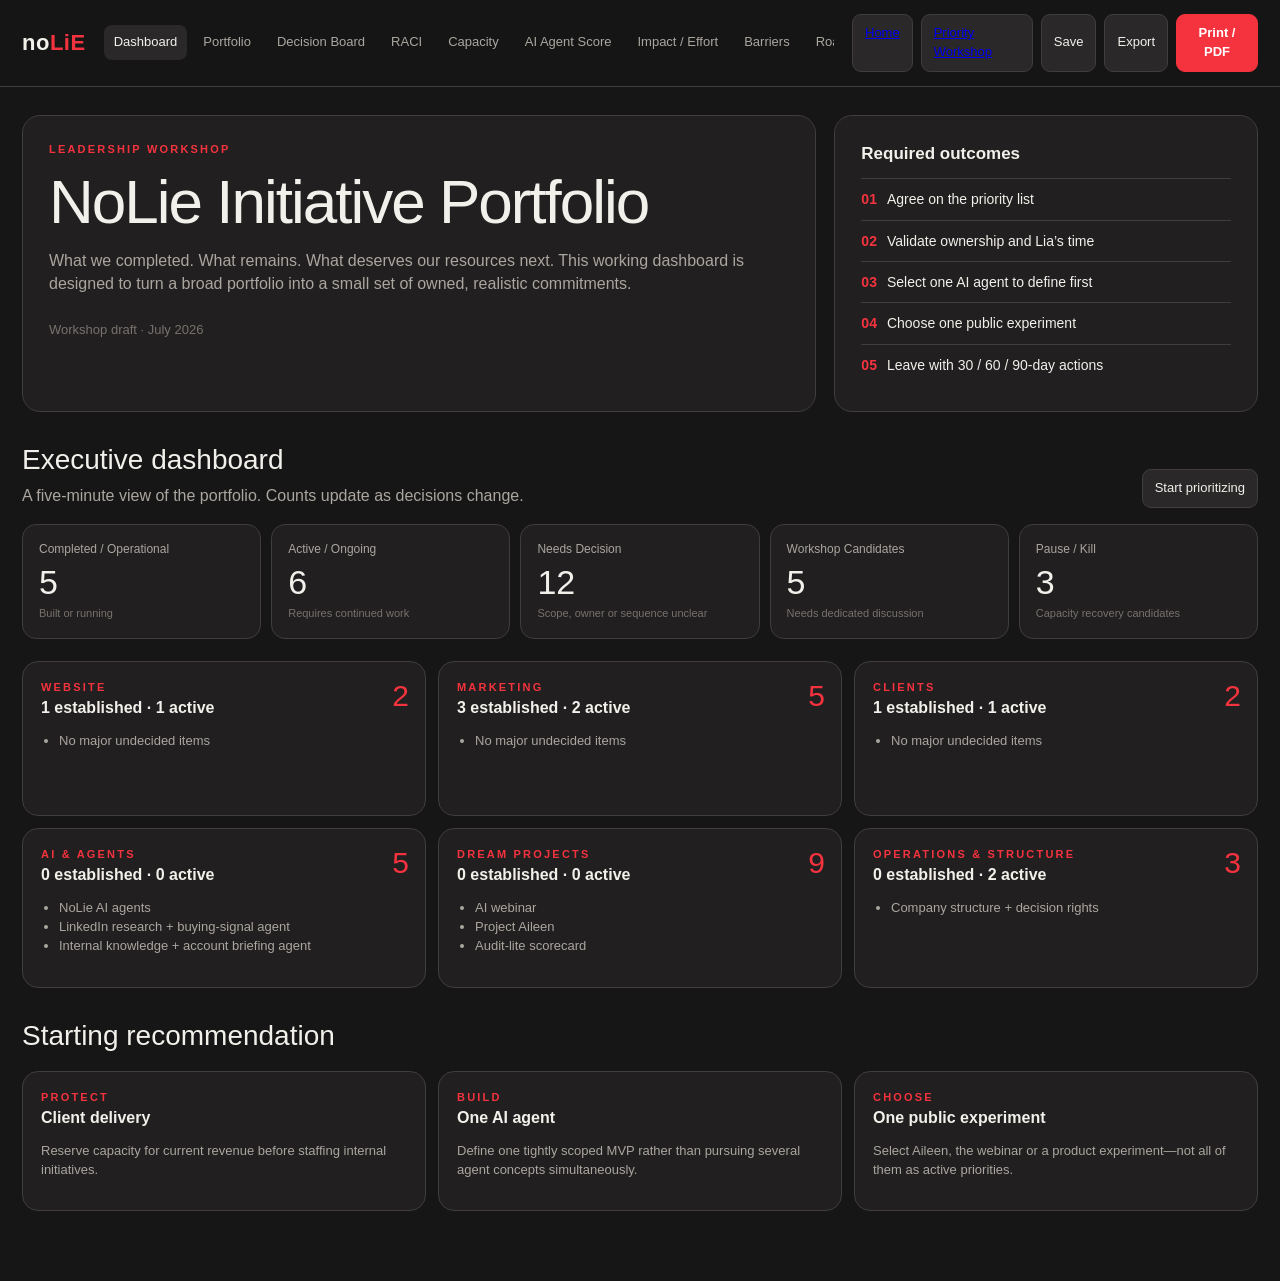
<file: portfolio/index.html>
<!DOCTYPE html>
<html lang="en">
<head>
<meta charset="UTF-8">
<meta name="viewport" content="width=device-width, initial-scale=1.0">
<title>NoLie Initiative Portfolio — Leadership Workshop</title>
<style>
:root{
  --dark:#171616;--panel:#211f1f;--card:#2a2828;--card2:#302e2e;--red:#f5333f;
  --light:#f2f0eb;--muted:#aaa6a0;--line:#403d3c;--soft:#77726d;
  --green:#77c89a;--amber:#f0bc63;--blue:#7db6dd;--purple:#b49ad9;
}
*{box-sizing:border-box} html{scroll-behavior:smooth}
body{margin:0;background:var(--dark);color:var(--light);font-family:Inter,Arial,Helvetica,sans-serif;line-height:1.45}
button,input,select,textarea{font:inherit}
button,select,input,textarea{color:var(--light)}
button{cursor:pointer}
.app{min-height:100vh}
.topbar{position:sticky;top:0;z-index:50;background:rgba(23,22,22,.96);backdrop-filter:blur(10px);border-bottom:1px solid var(--line)}
.topbar-inner{max-width:1540px;margin:auto;padding:14px 22px;display:flex;align-items:center;gap:18px}
.wordmark{font-weight:900;font-size:22px;letter-spacing:.5px;white-space:nowrap}.wordmark span{color:var(--red)}
.nav{display:flex;gap:6px;overflow:auto;scrollbar-width:none}.nav::-webkit-scrollbar{display:none}
.nav button{border:0;background:transparent;color:var(--muted);padding:8px 10px;border-radius:8px;white-space:nowrap;font-size:13px}
.nav button:hover,.nav button.active{background:var(--card);color:var(--light)}
.actions{margin-left:auto;display:flex;gap:8px}.btn{border:1px solid var(--line);background:var(--card);padding:9px 12px;border-radius:9px;font-size:13px}.btn:hover{border-color:var(--soft)}.btn.primary{background:var(--red);border-color:var(--red);color:#fff;font-weight:700}
main{max-width:1540px;margin:auto;padding:28px 22px 70px}
.hero{display:grid;grid-template-columns:1.5fr .8fr;gap:18px;align-items:stretch;margin-bottom:20px}
.hero-main,.hero-side{background:var(--panel);border:1px solid var(--line);border-radius:18px;padding:26px}
.eyebrow{color:var(--red);font-size:11px;font-weight:800;letter-spacing:2.2px;text-transform:uppercase}
h1{font-size:clamp(32px,5vw,62px);line-height:1.02;margin:12px 0 12px;font-weight:500;letter-spacing:-2px}.lede{color:var(--muted);max-width:780px;font-size:16px}.date{margin-top:26px;color:var(--soft);font-size:13px}
.hero-side h2{font-size:17px;margin:0 0 12px}.outcome{display:flex;gap:10px;padding:10px 0;border-top:1px solid var(--line);font-size:14px}.outcome b{color:var(--red)}
.section{display:none;animation:fade .18s ease}.section.active{display:block}@keyframes fade{from{opacity:.35;transform:translateY(4px)}to{opacity:1;transform:none}}
.section-head{display:flex;justify-content:space-between;align-items:flex-end;gap:20px;margin:28px 0 14px}.section-head h2{font-size:28px;margin:0;font-weight:500}.section-head p{color:var(--muted);margin:4px 0 0;max-width:760px}.section-tools{display:flex;gap:8px;flex-wrap:wrap}
.metrics{display:grid;grid-template-columns:repeat(5,minmax(150px,1fr));gap:10px;margin:16px 0 22px}.metric{background:var(--panel);border:1px solid var(--line);border-radius:14px;padding:16px}.metric .label{font-size:12px;color:var(--muted)}.metric .value{font-size:34px;line-height:1.1;margin-top:6px}.metric .note{font-size:11px;color:var(--soft);margin-top:5px}
.grid{display:grid;gap:12px}.grid.cols-2{grid-template-columns:repeat(2,minmax(0,1fr))}.grid.cols-3{grid-template-columns:repeat(3,minmax(0,1fr))}.grid.cols-4{grid-template-columns:repeat(4,minmax(0,1fr))}
.panel{background:var(--panel);border:1px solid var(--line);border-radius:16px;padding:18px}.panel h3{margin:0 0 8px;font-size:16px}.panel p{color:var(--muted);font-size:13px}
.category-card{min-height:155px;position:relative;overflow:hidden}.category-card .count{position:absolute;right:16px;top:12px;color:var(--red);font-size:30px;font-weight:300}.category-card ul{padding-left:18px;color:var(--muted);font-size:13px}
.filters{display:grid;grid-template-columns:2fr repeat(4,1fr);gap:9px;background:var(--panel);border:1px solid var(--line);padding:12px;border-radius:14px;margin-bottom:12px}
input,select,textarea{width:100%;background:#191818;border:1px solid var(--line);border-radius:9px;padding:9px 10px;outline:none}input:focus,select:focus,textarea:focus{border-color:var(--red)}
.project-grid{display:grid;grid-template-columns:repeat(auto-fill,minmax(290px,1fr));gap:11px}.project{background:var(--card);border:1px solid transparent;border-radius:14px;padding:15px;display:flex;flex-direction:column;gap:10px}.project:hover{border-color:var(--line)}.project h3{margin:0;font-size:16px}.project .meta{display:flex;gap:6px;flex-wrap:wrap}.chip{display:inline-flex;align-items:center;border:1px solid var(--line);border-radius:999px;padding:3px 8px;font-size:11px;color:var(--muted)}.chip.red{color:#fff;background:rgba(245,51,63,.18);border-color:rgba(245,51,63,.45)}.chip.green{color:var(--green)}.chip.amber{color:var(--amber)}.chip.blue{color:var(--blue)}.project .summary{font-size:13px;color:var(--muted);min-height:55px}.fields{display:grid;grid-template-columns:1fr 1fr;gap:7px}.fields label,.tiny-label{font-size:10px;color:var(--soft);text-transform:uppercase;letter-spacing:.8px}.fields select{margin-top:4px;padding:7px 8px;font-size:12px}.barrier-list{display:flex;flex-wrap:wrap;gap:5px}.barrier{font-size:10px;color:var(--amber);border:1px solid rgba(240,188,99,.35);padding:3px 6px;border-radius:999px}.details-toggle{border:0;background:transparent;color:var(--red);padding:0;text-align:left;font-size:12px}.details{display:none;border-top:1px solid var(--line);padding-top:9px;font-size:12px;color:var(--muted)}.details.open{display:block}.details b{color:var(--light)}
.board{display:grid;grid-template-columns:repeat(6,minmax(190px,1fr));gap:10px;overflow:auto;padding-bottom:8px}.lane{background:var(--panel);border:1px solid var(--line);border-radius:14px;padding:10px;min-height:360px}.lane h3{font-size:13px;margin:2px 4px 10px;display:flex;justify-content:space-between}.lane h3 span{color:var(--muted)}.dropzone{min-height:300px}.task-card{background:var(--card);border:1px solid var(--line);border-radius:10px;padding:10px;margin:7px 0;font-size:12px;cursor:grab}.task-card:active{cursor:grabbing}.task-card b{display:block;font-size:13px;margin-bottom:4px}.task-card small{color:var(--muted)}.dragging{opacity:.45}
.matrix-wrap{overflow:auto;border:1px solid var(--line);border-radius:14px}.matrix{border-collapse:collapse;width:100%;min-width:1050px;background:var(--panel)}.matrix th,.matrix td{border-bottom:1px solid var(--line);border-right:1px solid var(--line);padding:8px;text-align:center;font-size:12px}.matrix th:first-child,.matrix td:first-child{text-align:left;position:sticky;left:0;background:var(--panel);z-index:2;min-width:210px}.matrix th{color:var(--muted);font-weight:600}.raci{width:62px;padding:6px;text-align:center}.raci option{background:#191818}
.capacity-grid{display:grid;grid-template-columns:repeat(5,minmax(220px,1fr));gap:10px;overflow:auto}.person{background:var(--panel);border:1px solid var(--line);border-radius:14px;padding:15px}.person h3{margin:0 0 10px;font-size:17px}.person textarea{min-height:70px;margin:4px 0 10px;font-size:12px}.person .capacity{margin-bottom:10px}.focus-list{font-size:12px;color:var(--muted);padding-left:18px}
.score-wrap{overflow:auto}.score{width:100%;min-width:950px;border-collapse:collapse}.score th,.score td{border-bottom:1px solid var(--line);padding:9px;text-align:center;font-size:12px}.score th:first-child,.score td:first-child{text-align:left}.score input{width:58px;padding:6px;text-align:center}.score .total{font-size:18px;color:var(--red);font-weight:700}
.quadrant{position:relative;height:610px;background:var(--panel);border:1px solid var(--line);border-radius:16px;overflow:hidden}.quadrant:before{content:"";position:absolute;left:50%;top:0;bottom:0;border-left:1px dashed var(--line)}.quadrant:after{content:"";position:absolute;top:50%;left:0;right:0;border-top:1px dashed var(--line)}.quad-label{position:absolute;color:var(--soft);font-size:11px;letter-spacing:1.5px;text-transform:uppercase;font-weight:700}.ql1{left:18px;top:14px;color:var(--red)}.ql2{right:18px;top:14px;color:var(--red)}.ql3{left:18px;bottom:14px}.ql4{right:18px;bottom:14px}.axis-y{position:absolute;left:10px;top:50%;transform:rotate(-90deg) translateX(-50%);transform-origin:left top;color:var(--muted);font-size:11px;letter-spacing:1px}.axis-x{position:absolute;bottom:8px;left:50%;transform:translateX(-50%);color:var(--muted);font-size:11px;letter-spacing:1px}.dot-card{position:absolute;transform:translate(-50%,-50%);background:var(--card);border:1px solid var(--line);border-radius:9px;padding:7px 9px;font-size:11px;cursor:move;max-width:160px}.dot-card.red{border-color:var(--red)}
.barrier-bank{display:flex;flex-wrap:wrap;gap:8px}.barrier-button{border:1px solid rgba(240,188,99,.35);background:transparent;color:var(--amber);padding:6px 9px;border-radius:999px;font-size:11px}.barrier-button.selected{background:rgba(240,188,99,.14)}
.roadmap{display:grid;grid-template-columns:repeat(3,1fr);gap:12px}.timeband{background:var(--panel);border:1px solid var(--line);border-radius:14px;padding:14px}.timeband h3{color:var(--red);margin:0 0 10px}.timeband textarea{min-height:300px;font-size:13px;line-height:1.6}
.callout{border-left:3px solid var(--red);background:rgba(245,51,63,.07);padding:15px 17px;border-radius:0 12px 12px 0;color:var(--muted)}
.modal{position:fixed;inset:0;background:rgba(0,0,0,.7);z-index:100;display:none;align-items:center;justify-content:center;padding:20px}.modal.open{display:flex}.modal-card{background:var(--panel);border:1px solid var(--line);border-radius:16px;width:min(680px,100%);max-height:90vh;overflow:auto;padding:20px}.modal-head{display:flex;justify-content:space-between;gap:12px}.modal-head button{border:0;background:transparent;color:var(--muted);font-size:24px}.modal-grid{display:grid;grid-template-columns:1fr 1fr;gap:10px}.modal textarea{min-height:90px}
.toast{position:fixed;right:20px;bottom:20px;background:var(--light);color:#1b1a1a;padding:10px 14px;border-radius:9px;font-size:13px;opacity:0;transform:translateY(10px);transition:.2s;z-index:200}.toast.show{opacity:1;transform:none}
@media(max-width:1000px){.hero{grid-template-columns:1fr}.metrics{grid-template-columns:repeat(2,1fr)}.grid.cols-3,.grid.cols-4{grid-template-columns:repeat(2,1fr)}.filters{grid-template-columns:1fr 1fr}.capacity-grid{grid-template-columns:repeat(2,1fr)}.roadmap{grid-template-columns:1fr}}
@media(max-width:620px){main{padding:18px 12px 50px}.topbar-inner{padding:10px 12px}.actions .btn:not(.primary){display:none}.grid.cols-2,.grid.cols-3,.grid.cols-4,.metrics,.capacity-grid{grid-template-columns:1fr}.filters{grid-template-columns:1fr}.hero-main,.hero-side{padding:18px}h1{letter-spacing:-1px}.modal-grid{grid-template-columns:1fr}}
@media print{.topbar,.actions,.filters,.section-tools,.details-toggle{display:none!important}body{background:#fff;color:#111}.section{display:block!important;break-before:page}.panel,.metric,.project,.person,.timeband,.hero-main,.hero-side{background:#fff;color:#111;border-color:#ccc}.muted,.lede,.panel p,.project .summary{color:#555}.board{grid-template-columns:repeat(3,1fr)}main{max-width:none}}
</style>
</head>
<body>
<div class="app">
  <header class="topbar">
    <div class="topbar-inner">
      <div class="wordmark">no<span>LiE</span></div>
      <nav class="nav" id="nav"></nav>
      <div class="actions">
        <a class="btn" href="../">Home</a>
        <a class="btn" href="../workshop/">Priority Workshop</a>
        <button class="btn" id="saveBtn">Save</button>
        <button class="btn" id="exportBtn">Export</button>
        <button class="btn primary" id="printBtn">Print / PDF</button>
      </div>
    </div>
  </header>
  <main>
    <section class="hero">
      <div class="hero-main">
        <div class="eyebrow">Leadership Workshop</div>
        <h1>NoLie Initiative Portfolio</h1>
        <p class="lede">What we completed. What remains. What deserves our resources next. This working dashboard is designed to turn a broad portfolio into a small set of owned, realistic commitments.</p>
        <div class="date">Workshop draft · July 2026</div>
      </div>
      <div class="hero-side">
        <h2>Required outcomes</h2>
        <div class="outcome"><b>01</b> Agree on the priority list</div>
        <div class="outcome"><b>02</b> Validate ownership and Lia’s time</div>
        <div class="outcome"><b>03</b> Select one AI agent to define first</div>
        <div class="outcome"><b>04</b> Choose one public experiment</div>
        <div class="outcome"><b>05</b> Leave with 30 / 60 / 90-day actions</div>
      </div>
    </section>
    <div id="sections"></div>
  </main>
</div>
<div class="modal" id="projectModal" aria-hidden="true">
  <div class="modal-card">
    <div class="modal-head"><div><div class="eyebrow">Edit Initiative</div><h2 id="modalTitle"></h2></div><button id="closeModal" aria-label="Close">×</button></div>
    <div class="modal-grid">
      <label>Owner<select id="modalOwner"></select></label>
      <label>Status<select id="modalStatus"></select></label>
      <label>Priority<select id="modalPriority"></select></label>
      <label>Decision<select id="modalDecision"></select></label>
    </div>
    <label>Next action<textarea id="modalNext"></textarea></label>
    <label>Notes<textarea id="modalNotes"></textarea></label>
    <div style="display:flex;justify-content:flex-end;gap:8px;margin-top:12px"><button class="btn" id="cancelModal">Cancel</button><button class="btn primary" id="applyModal">Apply changes</button></div>
  </div>
</div>
<div class="toast" id="toast"></div>
<script>
const owners=['TBD','Lia','Libby','Cassie','Livia','Kaitlyn','Team'];
const statuses=['Completed','Operational','Active','In Progress','Needs Decision','Parked','Paused','Kill Candidate'];
const priorities=['Unassigned','P1 — Execute Now','P2 — This Quarter','Workshop','Maintain','Pause','Kill'];
const decisions=['Unassigned','Execute Now','This Quarter','Assign Owner','Dedicated Workshop','Maintain','Pause','Kill'];
const categories=['Website','Marketing','Clients','AI & Agents','Dream Projects','Operations & Structure'];
const projects=[
{id:'innovation-page',name:'Innovation & Acceleration positioning + page',category:'Website',status:'Completed',priority:'Maintain',owner:'Lia',decision:'Maintain',summary:'Service positioning and website page created to frame growth, testing, AI strategy and operational innovation.',done:'Positioning and core page are live.',remaining:'Ongoing optimization, promotion and proof points.',next:'Confirm governance and review cadence.',barriers:[]},
{id:'website-seo',name:'Website SEO + site improvements',category:'Website',status:'Active',priority:'P1 — Execute Now',owner:'Cassie',decision:'Execute Now',summary:'Navigation, footer, alt text, metadata, internal linking and page-level improvements.',done:'Navigation, initial alt-text and structural improvements.',remaining:'Remaining page-level SEO, internal linking, conversion review and three items to kill.',next:'Define final backlog and owner for ongoing governance.',barriers:['Competing priorities']},
{id:'case-studies',name:'Case study library',category:'Marketing',status:'Operational',priority:'Maintain',owner:'Cassie',decision:'Maintain',summary:'Loop, Dr. Squatch, Ford Drive, Amazing Cosmetics and Olli Salumeria proof points.',done:'Five case studies and related assets completed.',remaining:'Ongoing publication and promotion cadence.',next:'Set next case study queue and cadence.',barriers:[]},
{id:'newsletter',name:'Newsletter + Mailchimp system',category:'Marketing',status:'Operational',priority:'Maintain',owner:'Cassie',decision:'Maintain',summary:'Updated newsletter design, content framework, HTML and campaign-ready template.',done:'Template, design direction and recurring content structure.',remaining:'Monthly production, UTM governance and performance review.',next:'Document monthly workflow and owners.',barriers:[]},
{id:'ai-thought',name:'AI thought leadership engine',category:'Marketing',status:'Active',priority:'P2 — This Quarter',owner:'Libby',decision:'This Quarter',summary:'Messaging, blogs, LinkedIn, short-form video and NoLie point of view on practical AI adoption.',done:'Positioning and initial content developed.',remaining:'Cadence, executive participation, measurement and channel roles.',next:'Choose 90-day editorial priorities.',barriers:['Available capacity']},
{id:'world-cup',name:'World Cup marketing content',category:'Marketing',status:'Completed',priority:'Maintain',owner:'Cassie',decision:'Maintain',summary:'Blog and social content using the 2026 World Cup as a modern media case study.',done:'Article, excerpt and LinkedIn content completed.',remaining:'Promotion and optional follow-up content.',next:'Use as newsletter and pipeline driver.',barriers:[]},
{id:'promptwatch',name:'PromptWatch / Pepviz framework',category:'Clients',status:'Operational',priority:'Maintain',owner:'Lia',decision:'Maintain',summary:'Strategic prompt pillars, prompt library, client deck and feedback revisions.',done:'Framework, grid, presentation and partner feedback integration.',remaining:'Implementation, knowledge base and ongoing optimization.',next:'Confirm recurring support load and ownership.',barriers:['Client dependency']},
{id:'client-delivery',name:'Current client operations + delivery',category:'Clients',status:'Active',priority:'P1 — Execute Now',owner:'Team',decision:'Execute Now',summary:'Account delivery, reporting, project management, reviews and cross-functional coordination.',done:'Core delivery systems functioning.',remaining:'Capacity protection, standardization and clearer strategy/execution roles.',next:'Reserve team capacity before staffing internal bets.',barriers:['Available capacity','Feedback loops']},
{id:'knowledge-base',name:'Internal knowledge base',category:'Operations & Structure',status:'In Progress',priority:'P1 — Execute Now',owner:'Cassie',decision:'Execute Now',summary:'Central source for processes, client context, prompts, decisions and repeatable knowledge.',done:'Initial structure and use cases identified.',remaining:'Architecture, content owners, access and upkeep process.',next:'Define MVP and content ownership.',barriers:['Scope too broad','No clear owner']},
{id:'clickup',name:'ClickUp Command Center + workload view',category:'Operations & Structure',status:'In Progress',priority:'P2 — This Quarter',owner:'Cassie',decision:'This Quarter',summary:'Agency operating view for workstreams, capacity, intake and recurring responsibilities.',done:'Command Center and capacity concepts developed.',remaining:'Final implementation, governance and adoption.',next:'Decide minimum useful operating system.',barriers:['Competing priorities']},
{id:'company-structure',name:'Company structure + decision rights',category:'Operations & Structure',status:'Needs Decision',priority:'Workshop',owner:'Livia',decision:'Dedicated Workshop',summary:'Role clarity, approval rights, feedback expectations, project intake and strategic oversight.',done:'Key problem areas identified.',remaining:'Final responsibilities, delegation and governance.',next:'Validate RACI and approval flow.',barriers:['Waiting on leadership','Strategic direction unclear']},
{id:'pipeline',name:'Pipeline rebuilding + buying signals',category:'Marketing',status:'In Progress',priority:'P1 — Execute Now',owner:'Lia',decision:'Execute Now',summary:'Buying-signal sourcing, warming, webinar concepts and LinkedIn-led pipeline activity.',done:'Strategy, source ideas and campaign concepts drafted.',remaining:'Owner, execution cadence, measurable workflow and follow-up.',next:'Select one repeatable pipeline motion.',barriers:['No clear owner','Available capacity']},
{id:'ai-webinar',name:'AI webinar',category:'Dream Projects',status:'Needs Decision',priority:'Workshop',owner:'TBD',decision:'Dedicated Workshop',summary:'Thought-leadership and pipeline event supported by short-form LinkedIn content.',done:'Initial concept and messaging direction.',remaining:'Audience, offer, speakers, date, promotion and follow-up funnel.',next:'Choose whether it is the public experiment.',barriers:['No clear owner','Available capacity']},
{id:'aileen',name:'Project Aileen',category:'Dream Projects',status:'Parked',priority:'Workshop',owner:'Libby',decision:'Dedicated Workshop',summary:'Transparent AI persona and public experiment with potential pipeline and case-study value.',done:'Concept, visual identity, persona, headshots, video direction and initial roadmap.',remaining:'Business objective, disclosure, workflow, cadence, measurement, launch and ownership.',next:'Define primary purpose or formally pause.',barriers:['Strategic direction unclear','Available capacity']},
{id:'agents',name:'NoLie AI agents',category:'AI & Agents',status:'Needs Decision',priority:'P1 — Execute Now',owner:'Libby',decision:'Execute Now',summary:'Internal and external agents for knowledge, research, content, reporting and prospecting.',done:'Use cases and opportunity areas identified.',remaining:'First use case, MVP, tools, data, technical owner, metrics and maintenance.',next:'Score candidates and define one MVP.',barriers:['Scope too broad','Technical complexity']},
{id:'linkedin-agent',name:'LinkedIn research + buying-signal agent',category:'AI & Agents',status:'Needs Decision',priority:'Workshop',owner:'TBD',decision:'Dedicated Workshop',summary:'Agent concept to identify accounts, buying signals and useful outreach context.',done:'Concept and relationship to pipeline strategy identified.',remaining:'Data sources, workflow, compliance, human review and success metrics.',next:'Decide whether this is the first agent or part of a broader prospect agent.',barriers:['Technical complexity','Data or access required']},
{id:'knowledge-agent',name:'Internal knowledge + account briefing agent',category:'AI & Agents',status:'Needs Decision',priority:'P1 — Execute Now',owner:'TBD',decision:'Execute Now',summary:'Agent that retrieves project context, prepares updates and reduces time spent searching systems.',done:'Strong internal use case identified.',remaining:'Knowledge source, permissions, MVP tasks and evaluator.',next:'Consider as recommended first-agent candidate.',barriers:['Data or access required','No clear owner']},
{id:'content-agent',name:'Content repurposing agent',category:'AI & Agents',status:'Needs Decision',priority:'P2 — This Quarter',owner:'TBD',decision:'This Quarter',summary:'Turns long-form thinking, case studies and client-safe inputs into channel-specific drafts.',done:'Use case identified through existing content workflows.',remaining:'Quality controls, brand guardrails and approval workflow.',next:'Define whether internal efficiency justifies build.',barriers:['Success metric unclear']},
{id:'reporting-agent',name:'Client reporting narrative agent',category:'AI & Agents',status:'Needs Decision',priority:'P2 — This Quarter',owner:'TBD',decision:'This Quarter',summary:'Transforms performance inputs into concise insight and recommendation narratives.',done:'Use case identified from reporting prompt work.',remaining:'Data integration, templates, QA and client suitability.',next:'Test with one controlled reporting workflow.',barriers:['Data or access required','Client dependency']},
{id:'audit-lite',name:'Audit-lite scorecard',category:'Dream Projects',status:'Needs Decision',priority:'P2 — This Quarter',owner:'TBD',decision:'This Quarter',summary:'Free 15–20 question scorecard designed to pre-sell a paid audit by surfacing gaps.',done:'Offer and funnel role defined.',remaining:'Questions, scoring logic, report and landing page.',next:'Evaluate as quick-win lead generator.',barriers:['No clear owner']},
{id:'mixmaster',name:'The Ad Mixmaster',category:'Dream Projects',status:'Needs Decision',priority:'Workshop',owner:'TBD',decision:'Dedicated Workshop',summary:'Freemium creative planning tool with large upside and higher build requirements.',done:'Product concept, pricing direction and experience outlined.',remaining:'Prototype, technical approach, testing and go-to-market.',next:'Decide if it deserves flagship status.',barriers:['Technical complexity','Available capacity']},
{id:'campaign-kit',name:'DIY AI campaign kit',category:'Dream Projects',status:'Needs Decision',priority:'P2 — This Quarter',owner:'TBD',decision:'This Quarter',summary:'Prompt library, SOPs and templates sold as a low-infrastructure digital product.',done:'Product format and value proposition outlined.',remaining:'Case study dependency, content, packaging and sales page.',next:'Sequence behind a credible proof point.',barriers:['Not connected to proof yet']},
{id:'utm-tool',name:'UTM + taxonomy builder',category:'Dream Projects',status:'Needs Decision',priority:'P2 — This Quarter',owner:'TBD',decision:'This Quarter',summary:'Low-maintenance tool for consistent UTM and naming conventions.',done:'Use case, lead-capture and paid-pack concept outlined.',remaining:'Build, template pack and distribution.',next:'Evaluate as quick-win product.',barriers:['No clear owner']},
{id:'dash-templates',name:'Dashboard templates',category:'Dream Projects',status:'Needs Decision',priority:'Pause',owner:'TBD',decision:'Pause',summary:'Looker Studio templates bundled with reporting-narrative prompts.',done:'Product concept and pricing range outlined.',remaining:'Differentiation and build.',next:'Pause unless paired with a stronger funnel.',barriers:['Crowded market']},
{id:'budget-allocator',name:'Media budget allocator',category:'Dream Projects',status:'Paused',priority:'Pause',owner:'TBD',decision:'Pause',summary:'Static budget recommendation tool whose benchmark data may age quickly.',done:'Concept assessed.',remaining:'Reliable benchmark strategy and maintenance model.',next:'Use ranges or keep paused.',barriers:['Maintenance burden']},
{id:'cultural-calendar',name:'NYC cultural calendar',category:'Dream Projects',status:'Kill Candidate',priority:'Kill',owner:'TBD',decision:'Kill',summary:'On-brand concept that would become a recurring content treadmill rather than passive revenue.',done:'Concept assessed against maintenance requirements.',remaining:'None unless repurposed for client work.',next:'Archive as a product idea.',barriers:['Maintenance burden']}
];
const raciRows=['Client strategy','Client project management','Website strategy','Website execution','SEO','Newsletter','Case studies','Social content','AI thought leadership','Innovation & Acceleration','PromptWatch','Internal knowledge base','Project Aileen','AI agent strategy','AI agent implementation','Pipeline development','Company structure','Resource planning','Final priority approval'];
const people={
 Lia:{capacity:'Unknown',focus:'Client strategy\nStrategic oversight\nInnovation & Acceleration\nPromptWatch\nBusiness development\nReview and feedback',delegate:'',stop:''},
 Libby:{capacity:'Unknown',focus:'Creative and strategic development\nAI experimentation\nProject Aileen\nAI agents\nThought leadership\nNew business concepts',delegate:'',stop:''},
 Cassie:{capacity:'Unknown',focus:'Project management\nWebsite + SEO\nNewsletter\nCase studies\nMarketing execution\nKnowledge systems\nResource planning',delegate:'',stop:''},
 Livia:{capacity:'Unknown',focus:'CEO decisions\nCompany direction\nInvestment approval\nCompany structure\nRevenue priorities\nStrategic oversight',delegate:'',stop:''},
 Kaitlyn:{capacity:'Unknown',focus:'Marketing support\nContent execution\nWebsite support\nClient support\nProduction and coordination',delegate:'',stop:''}
};
const agentCriteria=['Immediate team value','Revenue potential','Speed to MVP','Technical feasibility','Available data','Maintenance burden','Differentiation','Case study potential'];
const agentOptions=['Knowledge + briefing agent','LinkedIn buying-signal agent','Content repurposing agent','Reporting narrative agent','Prospect research agent'];
let state={projects:JSON.parse(JSON.stringify(projects)),raci:{},people:JSON.parse(JSON.stringify(people)),scores:{},roadmap:{d30:'• Finalize portfolio and RACI\n• Protect client delivery\n• Complete current website and newsletter work\n• Select first AI agent\n• Decide Aileen status\n• Establish approval process',d60:'• Build first agent MVP\n• Launch one quick-win tool\n• Continue case studies and thought leadership\n• Formalize knowledge base\n• Document repeatable client processes',d90:'• Evaluate agent performance\n• Decide commercialization\n• Launch, revise or close Aileen\n• Review Innovation pipeline impact\n• Review staffing and capacity\n• Select next strategic experiment'}};
const navItems=[['dashboard','Dashboard'],['portfolio','Portfolio'],['decisions','Decision Board'],['raci','RACI'],['capacity','Capacity'],['agents','AI Agent Score'],['matrix','Impact / Effort'],['barriers','Barriers'],['roadmap','Roadmap']];
function opt(arr,val){return arr.map(x=>`<option ${x===val?'selected':''}>${x}</option>`).join('')}
function renderShell(){
 document.getElementById('nav').innerHTML=navItems.map(([id,label],i)=>`<button data-section="${id}" class="${i===0?'active':''}">${label}</button>`).join('');
 document.getElementById('sections').innerHTML=navItems.map(([id])=>`<section id="${id}" class="section ${id==='dashboard'?'active':''}"></section>`).join('');
 document.querySelectorAll('[data-section]').forEach(b=>b.addEventListener('click',()=>showSection(b.dataset.section)));
}
function showSection(id){document.querySelectorAll('.section').forEach(s=>s.classList.toggle('active',s.id===id));document.querySelectorAll('[data-section]').forEach(b=>b.classList.toggle('active',b.dataset.section===id));window.scrollTo({top:120,behavior:'smooth'});renderSection(id)}
function metricCounts(){return {completed:state.projects.filter(p=>['Completed','Operational'].includes(p.status)).length,active:state.projects.filter(p=>['Active','In Progress'].includes(p.status)).length,decision:state.projects.filter(p=>p.status==='Needs Decision').length,workshop:state.projects.filter(p=>p.priority==='Workshop'||p.decision==='Dedicated Workshop').length,pause:state.projects.filter(p=>['Pause','Kill'].includes(p.priority)).length}}
function renderDashboard(){let c=metricCounts();let cat=categories.map(x=>({name:x,items:state.projects.filter(p=>p.category===x)}));document.getElementById('dashboard').innerHTML=`
<div class="section-head"><div><h2>Executive dashboard</h2><p>A five-minute view of the portfolio. Counts update as decisions change.</p></div><div class="section-tools"><button class="btn" data-go="decisions">Start prioritizing</button></div></div>
<div class="metrics"><div class="metric"><div class="label">Completed / Operational</div><div class="value">${c.completed}</div><div class="note">Built or running</div></div><div class="metric"><div class="label">Active / Ongoing</div><div class="value">${c.active}</div><div class="note">Requires continued work</div></div><div class="metric"><div class="label">Needs Decision</div><div class="value">${c.decision}</div><div class="note">Scope, owner or sequence unclear</div></div><div class="metric"><div class="label">Workshop Candidates</div><div class="value">${c.workshop}</div><div class="note">Needs dedicated discussion</div></div><div class="metric"><div class="label">Pause / Kill</div><div class="value">${c.pause}</div><div class="note">Capacity recovery candidates</div></div></div>
<div class="grid cols-3">${cat.map(x=>`<div class="panel category-card"><div class="count">${x.items.length}</div><div class="eyebrow">${x.name}</div><h3>${x.items.filter(p=>['Completed','Operational'].includes(p.status)).length} established · ${x.items.filter(p=>['Active','In Progress'].includes(p.status)).length} active</h3><ul>${x.items.filter(p=>p.status==='Needs Decision'||p.status==='Parked').slice(0,3).map(p=>`<li>${p.name}</li>`).join('')||'<li>No major undecided items</li>'}</ul></div>`).join('')}</div>
<div class="section-head"><div><h2>Starting recommendation</h2></div></div><div class="grid cols-3"><div class="panel"><div class="eyebrow">Protect</div><h3>Client delivery</h3><p>Reserve capacity for current revenue before staffing internal initiatives.</p></div><div class="panel"><div class="eyebrow">Build</div><h3>One AI agent</h3><p>Define one tightly scoped MVP rather than pursuing several agent concepts simultaneously.</p></div><div class="panel"><div class="eyebrow">Choose</div><h3>One public experiment</h3><p>Select Aileen, the webinar or a product experiment—not all of them as active priorities.</p></div></div>`;
 bindGo();}
function projectCard(p){return `<article class="project" data-id="${p.id}"><div class="meta"><span class="chip red">${p.category}</span><span class="chip ${p.status==='Completed'||p.status==='Operational'?'green':p.status==='Needs Decision'?'amber':'blue'}">${p.status}</span></div><h3>${p.name}</h3><div class="summary">${p.summary}</div><div class="fields"><label>Owner<select data-field="owner">${opt(owners,p.owner)}</select></label><label>Priority<select data-field="priority">${opt(priorities,p.priority)}</select></label><label>Status<select data-field="status">${opt(statuses,p.status)}</select></label><label>Decision<select data-field="decision">${opt(decisions,p.decision)}</select></label></div><div class="barrier-list">${p.barriers.map(x=>`<span class="barrier">${x}</span>`).join('')}</div><button class="details-toggle">View project detail</button><div class="details"><b>Completed:</b> ${p.done}<br><br><b>Remaining:</b> ${p.remaining}<br><br><b>Next:</b> ${p.next}<br><br><button class="btn edit-project" style="padding:6px 8px">Edit notes</button></div></article>`}
function renderPortfolio(){document.getElementById('portfolio').innerHTML=`<div class="section-head"><div><h2>Portfolio inventory</h2><p>Filter the full portfolio, then update owner, priority, status and decision directly on each card.</p></div></div><div class="filters"><input id="search" placeholder="Search initiatives"><select id="filterCategory"><option>All Categories</option>${categories.map(x=>`<option>${x}</option>`).join('')}</select><select id="filterOwner"><option>All Owners</option>${owners.map(x=>`<option>${x}</option>`).join('')}</select><select id="filterStatus"><option>All Statuses</option>${statuses.map(x=>`<option>${x}</option>`).join('')}</select><select id="filterPriority"><option>All Priorities</option>${priorities.map(x=>`<option>${x}</option>`).join('')}</select></div><div class="project-grid" id="projectGrid"></div>`;drawFiltered();['search','filterCategory','filterOwner','filterStatus','filterPriority'].forEach(id=>document.getElementById(id).addEventListener('input',drawFiltered))}
function drawFiltered(){let q=(document.getElementById('search')?.value||'').toLowerCase(),cat=document.getElementById('filterCategory')?.value,own=document.getElementById('filterOwner')?.value,st=document.getElementById('filterStatus')?.value,pr=document.getElementById('filterPriority')?.value;let data=state.projects.filter(p=>(!q||JSON.stringify(p).toLowerCase().includes(q))&&(!cat||cat==='All Categories'||p.category===cat)&&(!own||own==='All Owners'||p.owner===own)&&(!st||st==='All Statuses'||p.status===st)&&(!pr||pr==='All Priorities'||p.priority===pr));let grid=document.getElementById('projectGrid');if(!grid)return;grid.innerHTML=data.map(projectCard).join('');bindProjectCards()}
function bindProjectCards(){document.querySelectorAll('.project').forEach(card=>{let id=card.dataset.id;card.querySelectorAll('select[data-field]').forEach(s=>s.addEventListener('change',()=>{let p=state.projects.find(x=>x.id===id);p[s.dataset.field]=s.value;autoSave();renderDashboard()}));card.querySelector('.details-toggle').addEventListener('click',()=>{let d=card.querySelector('.details');d.classList.toggle('open')});card.querySelector('.edit-project').addEventListener('click',()=>openModal(id))})}
function renderDecisionBoard(){let lanes=['Execute Now','This Quarter','Dedicated Workshop','Maintain','Pause','Kill'];document.getElementById('decisions').innerHTML=`<div class="section-head"><div><h2>Decision board</h2><p>Drag cards between lanes. The initiative’s decision field updates automatically.</p></div><div class="section-tools"><button class="btn" id="resetDecisions">Reset to draft</button></div></div><div class="callout">No project leaves as “discussed.” Every initiative should be executed, scheduled, assigned, workshopped, maintained, paused or killed.</div><div class="board" style="margin-top:14px">${lanes.map(l=>`<div class="lane"><h3>${l}<span>${state.projects.filter(p=>p.decision===l).length}</span></h3><div class="dropzone" data-lane="${l}">${state.projects.filter(p=>p.decision===l).map(p=>`<div class="task-card" draggable="true" data-id="${p.id}"><b>${p.name}</b><small>${p.owner} · ${p.category}</small></div>`).join('')}</div></div>`).join('')}</div>`;bindDrag();document.getElementById('resetDecisions').onclick=()=>{state.projects=JSON.parse(JSON.stringify(projects));autoSave();renderDecisionBoard();toast('Draft decisions restored')}}
function bindDrag(){document.querySelectorAll('.task-card').forEach(c=>{c.addEventListener('dragstart',e=>{c.classList.add('dragging');e.dataTransfer.setData('text/plain',c.dataset.id)});c.addEventListener('dragend',()=>c.classList.remove('dragging'))});document.querySelectorAll('.dropzone').forEach(z=>{z.addEventListener('dragover',e=>e.preventDefault());z.addEventListener('drop',e=>{e.preventDefault();let id=e.dataTransfer.getData('text/plain'),p=state.projects.find(x=>x.id===id);p.decision=z.dataset.lane;p.priority=z.dataset.lane==='Execute Now'?'P1 — Execute Now':z.dataset.lane==='This Quarter'?'P2 — This Quarter':z.dataset.lane==='Dedicated Workshop'?'Workshop':z.dataset.lane;autoSave();renderDecisionBoard();renderDashboard()})})}
function renderRaci(){let draft={
'Client strategy':['A/R','C','R','I','I'],'Client project management':['C','C','A/R','I','R'],'Website strategy':['A','C','R','I','R'],'Website execution':['C','C','A/R','I','R'],'SEO':['C','C','A/R','I','R'],'Newsletter':['C','A/C','R','I','R'],'Case studies':['A/C','C','R','I','R'],'Social content':['C','A/C','R','I','R'],'AI thought leadership':['A/C','R','R','I','C'],'Innovation & Acceleration':['A/R','R','R','I','C'],'PromptWatch':['A/R','C','R','I','C'],'Internal knowledge base':['C','C','A/R','I','R'],'Project Aileen':['C','A/R','R','I','C'],'AI agent strategy':['C','A/R','R','A/C','C'],'AI agent implementation':['C','R/TBD','R/TBD','I','C/TBD'],'Pipeline development':['A','R','R','I','C'],'Company structure':['C','C','C','A/R','I'],'Resource planning':['R','C','R','A','C'],'Final priority approval':['C','C','C','A/R','I']};
 document.getElementById('raci').innerHTML=`<div class="section-head"><div><h2>Responsibility matrix</h2><p>Workshop draft. Validate the work, the accountable owner and the role of every team member.</p></div></div><div class="callout"><b style="color:var(--light)">R</b> Responsible · <b style="color:var(--light)">A</b> Accountable · <b style="color:var(--light)">C</b> Consulted · <b style="color:var(--light)">I</b> Informed · <b style="color:var(--light)">TBD</b> Decide live</div><div class="matrix-wrap" style="margin-top:14px"><table class="matrix"><thead><tr><th>Initiative / Responsibility</th>${Object.keys(people).map(x=>`<th>${x}</th>`).join('')}</tr></thead><tbody>${raciRows.map(row=>`<tr><td>${row}</td>${Object.keys(people).map((person,i)=>{let key=row+'|'+person,val=state.raci[key]??draft[row][i];return `<td><select class="raci" data-key="${key}">${opt(['TBD','R','A','C','I','A/R','A/C','R/TBD','C/TBD'],val)}</select></td>`}).join('')}</tr>`).join('')}</tbody></table></div>`;document.querySelectorAll('.raci').forEach(s=>s.addEventListener('change',()=>{state.raci[s.dataset.key]=s.value;autoSave()}))}
function renderCapacity(){document.getElementById('capacity').innerHTML=`<div class="section-head"><div><h2>Team capacity</h2><p>Capture current focus, qualitative capacity, delegation opportunities and work to stop. Do not invent percentages.</p></div></div><div class="capacity-grid">${Object.entries(state.people).map(([name,p])=>`<div class="person" data-person="${name}"><h3>${name}</h3><label class="tiny-label">Capacity<select class="capacity">${opt(['Unknown','Available','Balanced','Stretched','Over Capacity'],p.capacity)}</select></label><label class="tiny-label">Current focus<textarea data-field="focus">${p.focus}</textarea></label><label class="tiny-label">Can delegate<textarea data-field="delegate">${p.delegate}</textarea></label><label class="tiny-label">Should stop<textarea data-field="stop">${p.stop}</textarea></label></div>`).join('')}</div><div class="section-head"><div><h2>Lia’s time allocation</h2><p>Use this focused view to identify what requires Lia specifically and what is crowded out. Complete the detailed July 27–31 and August plan in the Prioritization Funnel.</p></div><a class="btn primary" href="../workshop/">Open Lia Planning View</a></div><div class="grid cols-2"><div class="panel"><h3>Current demands</h3><ul class="focus-list"><li>Client strategy</li><li>Strategic oversight</li><li>Innovation & Acceleration</li><li>PromptWatch</li><li>Business development</li><li>Review and feedback</li></ul></div><div class="panel"><h3>Questions to resolve</h3><ul class="focus-list"><li>What requires Lia specifically?</li><li>What can be delegated?</li><li>How much time is consumed by review?</li><li>Which projects are waiting on Lia?</li><li>What strategic work is being crowded out?</li></ul></div></div>`;document.querySelectorAll('.person').forEach(el=>{let person=el.dataset.person;el.querySelector('.capacity').addEventListener('change',e=>{state.people[person].capacity=e.target.value;autoSave()});el.querySelectorAll('textarea').forEach(t=>t.addEventListener('input',()=>{state.people[person][t.dataset.field]=t.value;autoSave()}))})}
function renderAgents(){document.getElementById('agents').innerHTML=`<div class="section-head"><div><h2>First AI agent scorecard</h2><p>Score each candidate from 1–5. Higher maintenance burden should receive a lower score.</p></div><div class="section-tools"><button class="btn" id="clearScores">Clear scores</button></div></div><div class="score-wrap panel"><table class="score"><thead><tr><th>Agent candidate</th>${agentCriteria.map(c=>`<th>${c}</th>`).join('')}<th>Total</th></tr></thead><tbody>${agentOptions.map((a,ai)=>`<tr><td><b>${a}</b></td>${agentCriteria.map((c,ci)=>{let key=ai+'|'+ci;return `<td><input type="number" min="1" max="5" data-score="${key}" value="${state.scores[key]||''}"></td>`}).join('')}<td class="total" id="total-${ai}">0</td></tr>`).join('')}</tbody></table></div><div class="grid cols-3" style="margin-top:14px"><div class="panel"><div class="eyebrow">Recommended internal start</div><h3>Knowledge + briefing agent</h3><p>High immediate utility and a controlled environment for proving value.</p></div><div class="panel"><div class="eyebrow">Pipeline option</div><h3>LinkedIn buying-signal agent</h3><p>Higher external upside, but depends on data access, workflow and human review.</p></div><div class="panel"><div class="eyebrow">Workshop output</div><h3>One MVP definition</h3><p>Primary user, problem, inputs, outputs, owner, success metric and 30-day test.</p></div></div>`;document.querySelectorAll('[data-score]').forEach(i=>i.addEventListener('input',()=>{state.scores[i.dataset.score]=Math.max(1,Math.min(5,Number(i.value)||0))||'';updateTotals();autoSave()}));document.getElementById('clearScores').onclick=()=>{state.scores={};renderAgents();autoSave()};updateTotals()}
function updateTotals(){agentOptions.forEach((_,ai)=>{let sum=agentCriteria.reduce((s,__,ci)=>s+(Number(state.scores[ai+'|'+ci])||0),0);let el=document.getElementById('total-'+ai);if(el)el.textContent=sum})}
function renderMatrix(){let plotted=[['Audit-lite scorecard',24,18,''],['DIY AI campaign kit',33,31,'red'],['The Ad Mixmaster',68,18,'red'],['UTM + taxonomy builder',18,70,''],['Dashboard templates',35,60,'red'],['Media budget allocator',60,68,'red'],['NYC cultural calendar',82,78,'']];document.getElementById('matrix').innerHTML=`<div class="section-head"><div><h2>Passive-revenue impact / effort grid</h2><p>Based on the existing NoLie quadrant. Drag items during the discussion; their positions are for facilitation, not financial forecasts.</p></div></div><div class="quadrant" id="quadrant"><div class="quad-label ql1">Build First</div><div class="quad-label ql2">Flagship Bet</div><div class="quad-label ql3">Quick Wins</div><div class="quad-label ql4">Skip / Later</div><div class="axis-y">REVENUE + PIPELINE VALUE ↑</div><div class="axis-x">EFFORT TO BUILD + MAINTAIN →</div>${plotted.map((x,i)=>`<div class="dot-card ${x[3]}" data-dot="${i}" style="left:${x[1]}%;top:${x[2]}%">${x[0]}</div>`).join('')}</div><div class="callout" style="margin-top:14px">Recommendation: choose no more than one flagship bet and one quick win.</div>`;bindDots()}
function bindDots(){document.querySelectorAll('.dot-card').forEach(dot=>{let drag=false,box=document.getElementById('quadrant');dot.addEventListener('pointerdown',e=>{drag=true;dot.setPointerCapture(e.pointerId)});dot.addEventListener('pointermove',e=>{if(!drag)return;let r=box.getBoundingClientRect(),x=Math.max(5,Math.min(95,(e.clientX-r.left)/r.width*100)),y=Math.max(5,Math.min(95,(e.clientY-r.top)/r.height*100));dot.style.left=x+'%';dot.style.top=y+'%'});dot.addEventListener('pointerup',()=>drag=false)})}
function renderBarriers(){let tags=['No clear owner','No available capacity','Waiting on leadership','Waiting on feedback','Strategic direction unclear','Scope too broad','Technical complexity','Budget required','Client dependency','Data or access required','Success metric unclear','Maintenance burden','Too many reviewers','Competing priorities','Not connected to revenue','Not connected to positioning'];document.getElementById('barriers').innerHTML=`<div class="section-head"><div><h2>Barrier diagnostic</h2><p>Use the tags to surface patterns across projects, then diagnose where the feedback loop stops moving.</p></div></div><div class="panel"><h3>Barrier tag library</h3><div class="barrier-bank">${tags.map(t=>`<button class="barrier-button">${t}</button>`).join('')}</div></div><div class="section-head"><div><h2>Where does work stop moving?</h2></div></div><div class="grid cols-4">${['Idea','Strategy','Review','Decision','Execution','Feedback','Launch'].map((s,i)=>`<div class="panel"><div class="eyebrow">0${i+1}</div><h3>${s}</h3><p>Who owns this stage?<br>Who approves?<br>Expected response time?<br>What causes delays?<br>Can this step be removed?</p></div>`).join('')}</div>`;document.querySelectorAll('.barrier-button').forEach(b=>b.addEventListener('click',()=>b.classList.toggle('selected')))}
function renderRoadmap(){document.getElementById('roadmap').innerHTML=`<div class="section-head"><div><h2>30 / 60 / 90-day roadmap</h2><p>Edit the working roadmap after priorities and ownership are agreed.</p></div></div><div class="roadmap"><div class="timeband"><h3>0–30 Days</h3><textarea data-road="d30">${state.roadmap.d30}</textarea></div><div class="timeband"><h3>31–60 Days</h3><textarea data-road="d60">${state.roadmap.d60}</textarea></div><div class="timeband"><h3>61–90 Days</h3><textarea data-road="d90">${state.roadmap.d90}</textarea></div></div><div class="section-head"><div><h2>Final commitments</h2><p>Leave with no more than five priorities.</p></div></div><div class="matrix-wrap"><table class="matrix"><thead><tr><th>Priority</th><th>Accountable owner</th><th>Responsible lead</th><th>Next action</th><th>Deadline</th><th>Success measure</th></tr></thead><tbody>${Array.from({length:5},(_,i)=>`<tr><td><input placeholder="Priority ${i+1}"></td><td><input></td><td><input></td><td><input></td><td><input type="date"></td><td><input></td></tr>`).join('')}</tbody></table></div>`;document.querySelectorAll('[data-road]').forEach(t=>t.addEventListener('input',()=>{state.roadmap[t.dataset.road]=t.value;autoSave()}))}
function renderSection(id){({dashboard:renderDashboard,portfolio:renderPortfolio,decisions:renderDecisionBoard,raci:renderRaci,capacity:renderCapacity,agents:renderAgents,matrix:renderMatrix,barriers:renderBarriers,roadmap:renderRoadmap}[id]||(()=>{}))()}
function bindGo(){document.querySelectorAll('[data-go]').forEach(b=>b.onclick=()=>showSection(b.dataset.go))}
let modalId=null;function openModal(id){modalId=id;let p=state.projects.find(x=>x.id===id);document.getElementById('modalTitle').textContent=p.name;document.getElementById('modalOwner').innerHTML=opt(owners,p.owner);document.getElementById('modalStatus').innerHTML=opt(statuses,p.status);document.getElementById('modalPriority').innerHTML=opt(priorities,p.priority);document.getElementById('modalDecision').innerHTML=opt(decisions,p.decision);document.getElementById('modalNext').value=p.next||'';document.getElementById('modalNotes').value=p.notes||'';document.getElementById('projectModal').classList.add('open')}
function closeModal(){document.getElementById('projectModal').classList.remove('open');modalId=null}
document.getElementById('closeModal').onclick=closeModal;document.getElementById('cancelModal').onclick=closeModal;document.getElementById('applyModal').onclick=()=>{let p=state.projects.find(x=>x.id===modalId);p.owner=document.getElementById('modalOwner').value;p.status=document.getElementById('modalStatus').value;p.priority=document.getElementById('modalPriority').value;p.decision=document.getElementById('modalDecision').value;p.next=document.getElementById('modalNext').value;p.notes=document.getElementById('modalNotes').value;autoSave();closeModal();renderPortfolio();toast('Initiative updated')};
function save(){localStorage.setItem('nolie-workshop-dashboard',JSON.stringify(state));toast('Workshop progress saved in this browser')}
function autoSave(){localStorage.setItem('nolie-workshop-dashboard',JSON.stringify(state))}
function load(){try{let s=localStorage.getItem('nolie-workshop-dashboard');if(s)state=JSON.parse(s)}catch(e){}}
function exportData(){let payload={exported:new Date().toISOString(),projects:state.projects.map(({id,name,category,status,priority,owner,decision,next,notes,barriers})=>({id,name,category,status,priority,owner,decision,next,notes,barriers})),raci:state.raci,capacity:state.people,agentScores:state.scores,roadmap:state.roadmap};let blob=new Blob([JSON.stringify(payload,null,2)],{type:'application/json'}),a=document.createElement('a');a.href=URL.createObjectURL(blob);a.download='nolie-workshop-decisions.json';a.click();URL.revokeObjectURL(a.href);toast('Workshop decisions exported')}
function toast(msg){let t=document.getElementById('toast');t.textContent=msg;t.classList.add('show');setTimeout(()=>t.classList.remove('show'),2200)}
document.getElementById('saveBtn').onclick=save;document.getElementById('exportBtn').onclick=exportData;document.getElementById('printBtn').onclick=()=>window.print();
load();renderShell();renderDashboard();
</script>
</body>
</html>
</file>
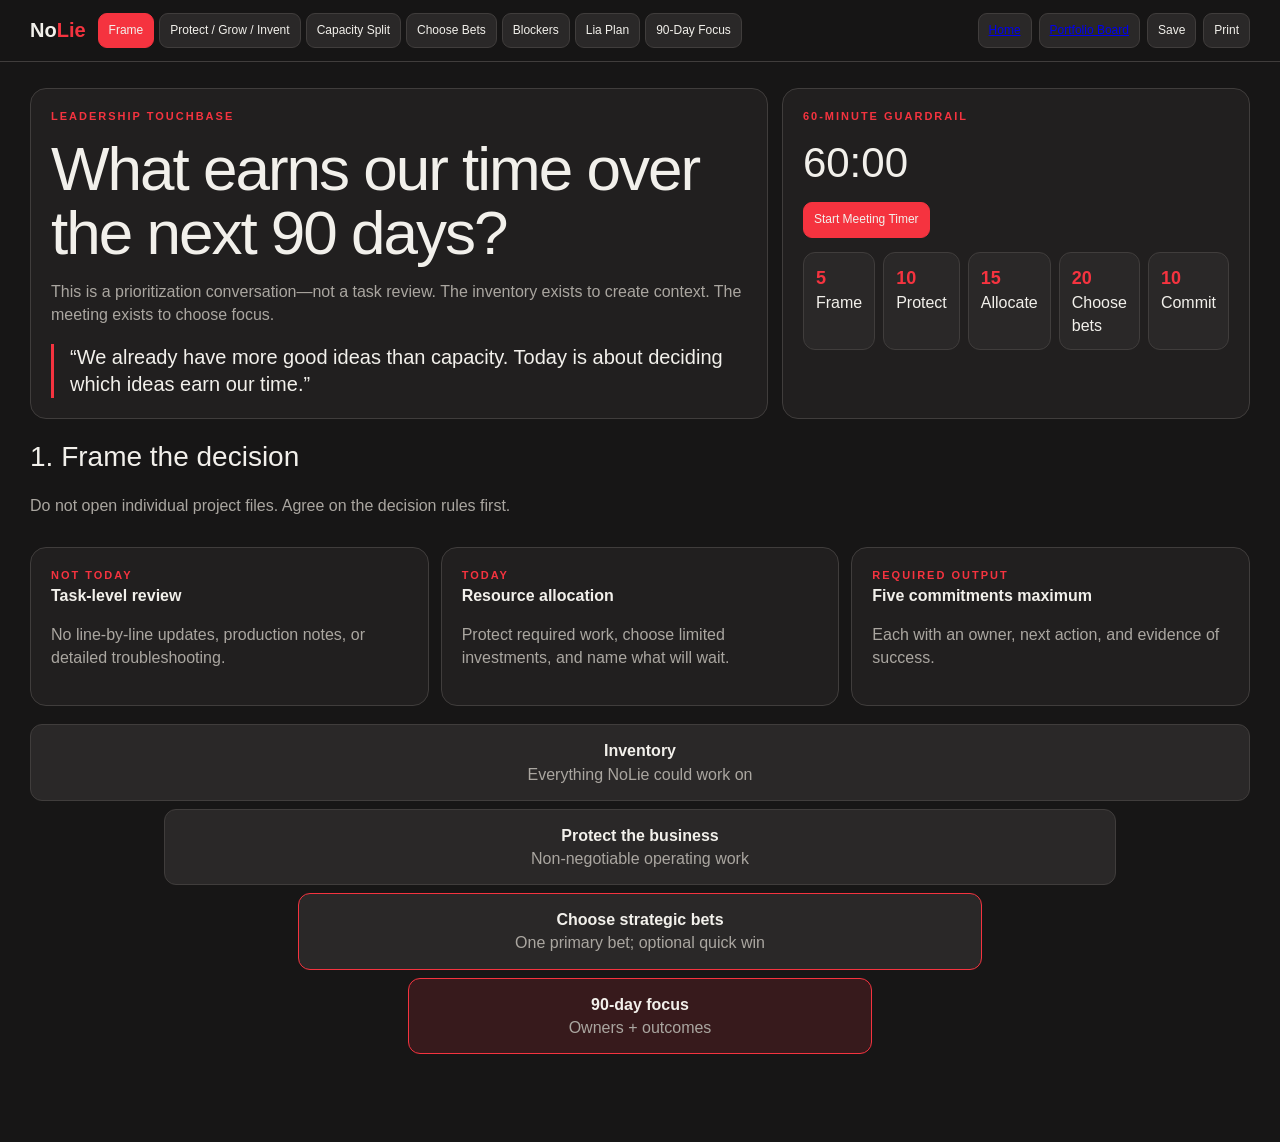
<file: workshop/index.html>
<!DOCTYPE html>
<html lang="en">
<head>
<meta charset="UTF-8">
<meta name="viewport" content="width=device-width,initial-scale=1">
<title>NoLie 90-Day Prioritization Funnel</title>
<style>
:root{--bg:#171616;--panel:#211f1f;--card:#2a2828;--red:#f5333f;--text:#f2f0eb;--muted:#aaa6a0;--line:#403d3c;--amber:#f0bc63;--green:#77c89a}
*{box-sizing:border-box}html{scroll-behavior:smooth}body{margin:0;background:var(--bg);color:var(--text);font-family:Inter,Arial,sans-serif;line-height:1.45}button,input,select,textarea{font:inherit;color:var(--text)}button{cursor:pointer}.top{position:sticky;top:0;z-index:10;background:rgba(23,22,22,.96);border-bottom:1px solid var(--line);backdrop-filter:blur(10px)}.topin{max-width:1260px;margin:auto;padding:13px 20px;display:flex;align-items:center;gap:12px}.brand{font-weight:900;font-size:20px}.brand span{color:var(--red)}.nav{display:flex;gap:5px;overflow:auto}.nav button,.btn{border:1px solid var(--line);background:var(--card);padding:8px 10px;border-radius:9px;font-size:12px;white-space:nowrap}.nav button.active,.btn.primary{background:var(--red);border-color:var(--red)}.actions{margin-left:auto;display:flex;gap:7px}.wrap{max-width:1260px;margin:auto;padding:26px 20px 70px}.hero{display:grid;grid-template-columns:1.5fr .8fr;gap:14px}.panel{background:var(--panel);border:1px solid var(--line);border-radius:16px;padding:20px}.eyebrow{font-size:11px;letter-spacing:2px;text-transform:uppercase;color:var(--red);font-weight:800}h1{font-size:clamp(34px,5vw,62px);line-height:1.02;letter-spacing:-2px;font-weight:500;margin:12px 0}h2{font-size:28px;font-weight:500;margin:0 0 8px}h3{margin:0 0 8px;font-size:16px}.muted{color:var(--muted)}.quote{font-size:20px;line-height:1.35;border-left:3px solid var(--red);padding-left:16px;margin-top:18px}.timer{font-size:42px;font-variant-numeric:tabular-nums;margin:8px 0}.timeline{display:grid;grid-template-columns:repeat(5,1fr);gap:8px;margin-top:14px}.time{background:var(--card);border:1px solid var(--line);border-radius:12px;padding:12px}.time b{display:block;color:var(--red);font-size:18px}.section{display:none;margin-top:18px}.section.active{display:block}.sectionhead{display:flex;justify-content:space-between;gap:15px;align-items:end;margin:10px 0 14px}.grid{display:grid;gap:12px}.cols3{grid-template-columns:repeat(3,1fr)}.cols2{grid-template-columns:repeat(2,1fr)}.bucket{min-height:300px}.bucket .big{font-size:34px;font-weight:300;color:var(--red)}.item{display:flex;gap:8px;align-items:flex-start;padding:9px 0;border-top:1px solid var(--line)}.item input{margin-top:3px;accent-color:var(--red)}.item small{display:block;color:var(--muted)}.allocation{display:grid;grid-template-columns:1fr 120px;gap:10px;align-items:center;margin:14px 0}.allocation input[type=range]{width:100%;accent-color:var(--red)}.value{background:var(--card);border:1px solid var(--line);border-radius:10px;padding:8px;text-align:center;font-size:20px}.total{padding:12px;border-radius:12px;border:1px solid var(--line)}.total.ok{color:var(--green)}.total.bad{color:var(--amber)}.funnel{display:flex;flex-direction:column;align-items:center;gap:8px;margin:18px 0}.layer{border:1px solid var(--line);background:var(--card);padding:14px 18px;text-align:center;border-radius:12px}.l1{width:100%}.l2{width:78%}.l3{width:56%;border-color:var(--red)}.l4{width:38%;background:rgba(245,51,63,.14);border-color:var(--red)}.betgrid{display:grid;grid-template-columns:repeat(3,1fr);gap:10px}.bet{background:var(--card);border:1px solid var(--line);border-radius:13px;padding:14px;position:relative}.bet.selected{border-color:var(--red);background:rgba(245,51,63,.08)}.bet button{width:100%;margin-top:10px}.counter{font-size:13px;color:var(--muted)}.counter strong{color:var(--red)}.blocker{display:grid;grid-template-columns:1.2fr repeat(5,1fr);gap:8px;align-items:center;padding:10px 0;border-top:1px solid var(--line)}select,input,textarea{width:100%;background:#191818;border:1px solid var(--line);border-radius:9px;padding:9px;outline:none}textarea{min-height:90px}.commit{display:grid;grid-template-columns:1.1fr .8fr 1.4fr .8fr;gap:8px;margin:8px 0}.callout{background:rgba(245,51,63,.08);border-left:3px solid var(--red);border-radius:0 12px 12px 0;padding:15px;color:var(--muted)}.summary{white-space:pre-wrap;background:#111;border:1px solid var(--line);border-radius:12px;padding:16px;min-height:260px}.linkbox{display:flex;justify-content:space-between;gap:15px;align-items:center;margin-top:16px}.lia-grid{display:grid;grid-template-columns:1.15fr .85fr;gap:12px}.week-grid{display:grid;grid-template-columns:repeat(5,1fr);gap:8px}.day-card{background:var(--card);border:1px solid var(--line);border-radius:12px;padding:12px}.day-card h3{color:var(--red);font-size:14px}.day-card textarea{min-height:135px}.month-grid{display:grid;grid-template-columns:repeat(4,1fr);gap:8px}.month-card{background:var(--card);border:1px solid var(--line);border-radius:12px;padding:12px}.month-card textarea{min-height:145px}.lia-rule{display:grid;grid-template-columns:repeat(3,1fr);gap:8px}.lia-rule .panel{padding:14px}.toast{position:fixed;right:20px;bottom:20px;background:var(--text);color:#111;padding:10px 13px;border-radius:10px;opacity:0;transform:translateY(8px);transition:.2s}.toast.show{opacity:1;transform:none}@media(max-width:850px){.hero,.cols3,.cols2,.betgrid,.lia-grid,.month-grid,.lia-rule{grid-template-columns:1fr}.week-grid{grid-template-columns:1fr}.timeline{grid-template-columns:1fr 1fr}.blocker{grid-template-columns:1fr}.commit{grid-template-columns:1fr}.actions{display:none}.l2,.l3,.l4{width:100%}}
@media print{.top,.btn,.nav,.actions{display:none!important}.section{display:block!important}.wrap{max-width:none}.panel{break-inside:avoid}}
</style>
</head>
<body>
<div class="top"><div class="topin"><div class="brand">No<span>Lie</span></div><div class="nav" id="nav"></div><div class="actions"><a class="btn" href="../">Home</a><a class="btn" href="../portfolio/">Portfolio Board</a><button class="btn" id="save">Save</button><button class="btn" id="print">Print</button></div></div></div>
<main class="wrap">
<div class="hero">
<section class="panel"><div class="eyebrow">Leadership Touchbase</div><h1>What earns our time over the next 90 days?</h1><p class="muted">This is a prioritization conversation—not a task review. The inventory exists to create context. The meeting exists to choose focus.</p><div class="quote">“We already have more good ideas than capacity. Today is about deciding which ideas earn our time.”</div></section>
<aside class="panel"><div class="eyebrow">60-Minute Guardrail</div><div class="timer" id="timer">60:00</div><button class="btn primary" id="timerBtn">Start Meeting Timer</button><div class="timeline"><div class="time"><b>5</b>Frame</div><div class="time"><b>10</b>Protect</div><div class="time"><b>15</b>Allocate</div><div class="time"><b>20</b>Choose bets</div><div class="time"><b>10</b>Commit</div></div></aside>
</div>

<section class="section active" id="frame"><div class="sectionhead"><div><h2>1. Frame the decision</h2><p class="muted">Do not open individual project files. Agree on the decision rules first.</p></div></div><div class="grid cols3"><div class="panel"><div class="eyebrow">Not Today</div><h3>Task-level review</h3><p class="muted">No line-by-line updates, production notes, or detailed troubleshooting.</p></div><div class="panel"><div class="eyebrow">Today</div><h3>Resource allocation</h3><p class="muted">Protect required work, choose limited investments, and name what will wait.</p></div><div class="panel"><div class="eyebrow">Required Output</div><h3>Five commitments maximum</h3><p class="muted">Each with an owner, next action, and evidence of success.</p></div></div><div class="funnel"><div class="layer l1"><b>Inventory</b><br><span class="muted">Everything NoLie could work on</span></div><div class="layer l2"><b>Protect the business</b><br><span class="muted">Non-negotiable operating work</span></div><div class="layer l3"><b>Choose strategic bets</b><br><span class="muted">One primary bet; optional quick win</span></div><div class="layer l4"><b>90-day focus</b><br><span class="muted">Owners + outcomes</span></div></div></section>

<section class="section" id="protect"><div class="sectionhead"><div><h2>2. Separate the work into three buckets</h2><p class="muted">The purpose is not perfect categorization. It is to distinguish obligation, improvement, and invention.</p></div></div><div class="grid cols3">
<div class="panel bucket"><div class="eyebrow">Bucket 1</div><div class="big">Protect</div><p class="muted">Keeps revenue, delivery, credibility, and basic operations moving.</p><div id="protectItems"></div></div>
<div class="panel bucket"><div class="eyebrow">Bucket 2</div><div class="big">Grow</div><p class="muted">Improves how NoLie markets, sells, delivers, and operates.</p><div id="growItems"></div></div>
<div class="panel bucket"><div class="eyebrow">Bucket 3</div><div class="big">Invent</div><p class="muted">Creates future capabilities, products, proof points, or revenue.</p><div id="inventItems"></div></div>
</div><div class="callout" style="margin-top:12px">Operating work still consumes capacity, but it should not compete in the same vote as a new strategic bet.</div></section>

<section class="section" id="allocate"><div class="sectionhead"><div><h2>3. Agree how much capacity each bucket receives</h2><p class="muted">Use directional percentages—not timesheets. The total must equal 100%.</p></div></div><div class="grid cols2"><div class="panel"><div class="allocation"><label>Protect</label><div class="value"><span id="protectVal">70</span>%</div><input id="protectRange" type="range" min="0" max="100" value="70"><span></span></div><div class="allocation"><label>Grow</label><div class="value"><span id="growVal">20</span>%</div><input id="growRange" type="range" min="0" max="100" value="20"><span></span></div><div class="allocation"><label>Invent</label><div class="value"><span id="inventVal">10</span>%</div><input id="inventRange" type="range" min="0" max="100" value="10"><span></span></div><div class="total ok" id="allocationTotal">Total: 100%</div></div><div class="panel"><h3>Use this rule going forward</h3><p class="quote" style="font-size:18px">When a new initiative enters a full bucket, it must replace something already there.</p><p class="muted">This converts “Could we?” into the more useful question: “What would we stop, delay, or delegate to make room?”</p><label class="muted">Capacity assumption or caveat</label><textarea id="capacityNote" placeholder="Example: Client delivery may temporarily require more than the planned Protect allocation."></textarea></div></div></section>

<section class="section" id="bets"><div class="sectionhead"><div><h2>4. Choose the strategic bets</h2><p class="muted">Select no more than two: one primary investment and, only if capacity allows, one quick win.</p></div><div class="counter"><strong id="selectedCount">0</strong> of 2 selected</div></div><div class="betgrid" id="betGrid"></div><div class="callout" style="margin-top:12px">Selection does not mean every task is approved. It means this initiative earns the right to be scoped, staffed, and measured during the next 90 days.</div></section>

<section class="section" id="blockers"><div class="sectionhead"><div><h2>5. Diagnose why the chosen bets are not already shipping</h2><p class="muted">The repeated blockers—not the project list—often reveal the real operating priorities.</p></div></div><div class="panel"><div class="blocker" style="color:var(--muted);font-size:12px"><b>Initiative</b><b>Owner</b><b>Capacity</b><b>Strategy</b><b>Approval</b><b>Scope</b></div><div id="blockerRows"></div></div><div class="grid cols2" style="margin-top:12px"><div class="panel"><h3>Most common blocker</h3><select id="commonBlocker"><option>Unclear ownership</option><option>No protected capacity</option><option>Strategic direction unclear</option><option>Waiting on feedback or approval</option><option>Scope is too broad</option><option>Technical or data dependency</option></select></div><div class="panel"><h3>Operating fix required</h3><textarea id="operatingFix" placeholder="Example: Name one accountable owner and set a 48-hour feedback expectation."></textarea></div></div></section>


<section class="section" id="lia"><div class="sectionhead"><div><h2>6. Protect Lia’s time</h2><p class="muted">Turn the chosen priorities into an explicit plan for the week of July 27 and the month of August 2026.</p></div></div><div class="callout">This is not a complete task list. Only add work that requires Lia specifically, enables a chosen priority, protects client delivery, or removes a major blocker.</div><div class="lia-grid" style="margin-top:12px"><div class="panel"><h3>Week of July 27–31</h3><p class="muted">Give each day one primary outcome and only the essential supporting work.</p><div class="week-grid" id="liaWeek"></div></div><div class="panel"><h3>Weekly guardrails</h3><label class="muted">What only Lia can do</label><textarea id="liaOnly" placeholder="Decisions, senior client strategy, approvals, or leadership work that cannot reasonably be delegated."></textarea><label class="muted">What Lia will delegate</label><textarea id="liaDelegate" placeholder="Execution, research, coordination, review preparation, or follow-up another owner can carry."></textarea><label class="muted">What will wait</label><textarea id="liaWait" placeholder="Good work that will not receive Lia’s time during this week."></textarea></div></div><div class="panel" style="margin-top:12px"><h3>August 2026: four-week allocation</h3><p class="muted">Plan outcomes by week—not an exhaustive calendar. Each week should show the protected client work, growth work, and strategic investment Lia will support.</p><div class="month-grid" id="liaMonth"></div></div><div class="lia-rule" style="margin-top:12px"><div class="panel"><h3>Protect</h3><textarea id="liaProtect" placeholder="Client commitments and operating responsibilities Lia must protect in August."></textarea></div><div class="panel"><h3>Grow</h3><textarea id="liaGrow" placeholder="Work that strengthens pipeline, delivery, positioning, or operating systems."></textarea></div><div class="panel"><h3>Invent</h3><textarea id="liaInvent" placeholder="The one strategic bet that earns Lia’s attention in August."></textarea></div></div></section>
<section class="section" id="commit"><div class="sectionhead"><div><h2>7. End with the 90-day focus</h2><p class="muted">No more than five commitments. Anything else belongs in the larger portfolio board or parking lot.</p></div></div><div class="panel"><div class="commit" style="color:var(--muted);font-size:12px"><b>Commitment</b><b>Owner</b><b>90-day outcome</b><b>Decision</b></div><div id="commitRows"></div></div><div class="grid cols2" style="margin-top:12px"><div class="panel"><h3>What we are explicitly not prioritizing</h3><textarea id="notNow" placeholder="List initiatives that remain good ideas, but will not receive meaningful capacity this quarter."></textarea></div><div class="panel"><h3>Leadership summary</h3><div class="summary" id="summary"></div><button class="btn primary" id="refreshSummary" style="margin-top:10px">Refresh Summary</button></div></div><div class="linkbox panel"><div><b>Need project-level detail?</b><div class="muted">Use the larger initiative dashboard after the priorities are set.</div></div><a class="btn primary" href="../portfolio/">Open Larger Board</a></div></section>
</main><div class="toast" id="toast"></div>
<script>
const sections=['frame','protect','allocate','bets','blockers','lia','commit'];const labels=['Frame','Protect / Grow / Invent','Capacity Split','Choose Bets','Blockers','Lia Plan','90-Day Focus'];
const bucketData={protect:[['Client delivery','Revenue and commitments'],['PromptWatch / active client programs','Current contracted work'],['Website credibility and maintenance','Sales and reputation'],['Core marketing cadence','Newsletter, case studies, essential social'],['Project management and operations','Keeps delivery moving']],grow:[['Knowledge base','Reduce friction and search time'],['SEO and conversion improvements','Improve discoverability and pipeline'],['AI workflows for current work','Increase speed and quality'],['Buying-signal pipeline process','Create repeatable growth motion'],['Service packaging','Clarify Innovation & Acceleration offer']],invent:[['Project Aileen','Public experiment / proof point'],['Internal knowledge agent','Operational AI MVP'],['LinkedIn buying-signal agent','Pipeline experiment'],['AI webinar','Thought-leadership activation'],['Passive-revenue product','Audit-lite, Mixmaster, or toolkit'],['NoLie Labs','Formal innovation platform']]};
const bets=['Project Aileen','Internal knowledge agent','LinkedIn buying-signal agent','AI webinar','Audit-lite scorecard','The Ad Mixmaster','NoLie Labs','Knowledge-base operating system'];
let state={selected:[],allocation:{protect:70,grow:20,invent:10},capacityNote:'',commonBlocker:'Unclear ownership',operatingFix:'',notNow:'',commitments:Array.from({length:5},()=>({name:'',owner:'',outcome:'',decision:'Execute Now'})),blockers:{},liaPlan:{week:{Monday:'',Tuesday:'',Wednesday:'',Thursday:'',Friday:''},month:{'Aug 3–7':'','Aug 10–14':'','Aug 17–21':'','Aug 24–31':''},only:'',delegate:'',wait:'',protect:'',grow:'',invent:''}};
function toast(m){let t=document.getElementById('toast');t.textContent=m;t.classList.add('show');setTimeout(()=>t.classList.remove('show'),1800)}
function show(id){document.querySelectorAll('.section').forEach(s=>s.classList.toggle('active',s.id===id));document.querySelectorAll('.nav button').forEach(b=>b.classList.toggle('active',b.dataset.id===id));scrollTo({top:0,behavior:'smooth'})}
function nav(){document.getElementById('nav').innerHTML=sections.map((s,i)=>`<button data-id="${s}" class="${i===0?'active':''}">${labels[i]}</button>`).join('');document.querySelectorAll('.nav button').forEach(b=>b.onclick=()=>show(b.dataset.id))}
function buckets(){for(const k of Object.keys(bucketData)){document.getElementById(k+'Items').innerHTML=bucketData[k].map(x=>`<div class="item"><input type="checkbox" checked><div><b>${x[0]}</b><small>${x[1]}</small></div></div>`).join('')}}
function allocation(){['protect','grow','invent'].forEach(k=>{let r=document.getElementById(k+'Range');r.value=state.allocation[k];document.getElementById(k+'Val').textContent=r.value;r.oninput=()=>{state.allocation[k]=+r.value;document.getElementById(k+'Val').textContent=r.value;updateTotal();save(false)}});document.getElementById('capacityNote').value=state.capacityNote;document.getElementById('capacityNote').oninput=e=>{state.capacityNote=e.target.value;save(false)};updateTotal()}
function updateTotal(){let n=Object.values(state.allocation).reduce((a,b)=>a+b,0),el=document.getElementById('allocationTotal');el.textContent='Total: '+n+'%';el.className='total '+(n===100?'ok':'bad')}
function renderBets(){document.getElementById('betGrid').innerHTML=bets.map(b=>`<div class="bet ${state.selected.includes(b)?'selected':''}"><h3>${b}</h3><p class="muted">${betDesc(b)}</p><button class="btn ${state.selected.includes(b)?'primary':''}" data-bet="${b}">${state.selected.includes(b)?'Selected':'Select'}</button></div>`).join('');document.querySelectorAll('[data-bet]').forEach(btn=>btn.onclick=()=>toggleBet(btn.dataset.bet));document.getElementById('selectedCount').textContent=state.selected.length;renderBlockers()}
function betDesc(b){return {'Project Aileen':'Public experiment, marketing proof point, and potential case study.','Internal knowledge agent':'Reduce time spent finding information and preparing account briefs.','LinkedIn buying-signal agent':'Surface prospect activity and support a repeatable pipeline motion.','AI webinar':'Package NoLie’s AI point of view into a lead-generation event.','Audit-lite scorecard':'Low-lift diagnostic product with lead-generation potential.','The Ad Mixmaster':'Higher-effort flagship product and creative proof point.','NoLie Labs':'Umbrella for experiments, tools, and public learning.','Knowledge-base operating system':'Formalize how information, decisions, and processes are stored.'}[b]}
function toggleBet(b){if(state.selected.includes(b))state.selected=state.selected.filter(x=>x!==b);else if(state.selected.length<2)state.selected.push(b);else return toast('Choose no more than two strategic bets');save(false);renderBets()}
function renderBlockers(){let list=state.selected.length?state.selected:['Select strategic bets first'];document.getElementById('blockerRows').innerHTML=list.map(b=>`<div class="blocker"><b>${b}</b>${['owner','capacity','strategy','approval','scope'].map(f=>`<select data-block="${b}|${f}"><option>Clear</option><option ${state.blockers[b]?.[f]==='Concern'?'selected':''}>Concern</option><option ${state.blockers[b]?.[f]==='Major blocker'?'selected':''}>Major blocker</option></select>`).join('')}</div>`).join('');document.querySelectorAll('[data-block]').forEach(s=>s.onchange=()=>{let [b,f]=s.dataset.block.split('|');state.blockers[b]=state.blockers[b]||{};state.blockers[b][f]=s.value;save(false)})}
function renderLia(){state.liaPlan=state.liaPlan||{week:{Monday:'',Tuesday:'',Wednesday:'',Thursday:'',Friday:''},month:{'Aug 3–7':'','Aug 10–14':'','Aug 17–21':'','Aug 24–31':''},only:'',delegate:'',wait:'',protect:'',grow:'',invent:''};document.getElementById('liaWeek').innerHTML=Object.entries(state.liaPlan.week).map(([day,val])=>`<div class="day-card"><h3>${day}</h3><textarea data-lia-week="${day}" placeholder="Primary outcome + essential work">${esc(val)}</textarea></div>`).join('');document.getElementById('liaMonth').innerHTML=Object.entries(state.liaPlan.month).map(([week,val])=>`<div class="month-card"><h3>${week}</h3><textarea data-lia-month="${week}" placeholder="Protected outcomes for this week">${esc(val)}</textarea></div>`).join('');[['liaOnly','only'],['liaDelegate','delegate'],['liaWait','wait'],['liaProtect','protect'],['liaGrow','grow'],['liaInvent','invent']].forEach(([id,key])=>{let el=document.getElementById(id);el.value=state.liaPlan[key]||'';el.oninput=()=>{state.liaPlan[key]=el.value;save(false)}});document.querySelectorAll('[data-lia-week]').forEach(el=>el.oninput=()=>{state.liaPlan.week[el.dataset.liaWeek]=el.value;save(false)});document.querySelectorAll('[data-lia-month]').forEach(el=>el.oninput=()=>{state.liaPlan.month[el.dataset.liaMonth]=el.value;save(false)})}
function commitments(){document.getElementById('commitRows').innerHTML=state.commitments.map((c,i)=>`<div class="commit"><input data-c="${i}|name" value="${esc(c.name)}" placeholder="Priority ${i+1}"><input data-c="${i}|owner" value="${esc(c.owner)}" placeholder="Owner"><input data-c="${i}|outcome" value="${esc(c.outcome)}" placeholder="Observable outcome"><select data-c="${i}|decision"><option ${c.decision==='Execute Now'?'selected':''}>Execute Now</option><option ${c.decision==='This Quarter'?'selected':''}>This Quarter</option><option ${c.decision==='Maintain'?'selected':''}>Maintain</option><option ${c.decision==='Pause'?'selected':''}>Pause</option></select></div>`).join('');document.querySelectorAll('[data-c]').forEach(x=>x.oninput=()=>{let [i,k]=x.dataset.c.split('|');state.commitments[i][k]=x.value;save(false)});document.getElementById('notNow').value=state.notNow;document.getElementById('notNow').oninput=e=>{state.notNow=e.target.value;save(false)};document.getElementById('commonBlocker').value=state.commonBlocker;document.getElementById('commonBlocker').onchange=e=>{state.commonBlocker=e.target.value;save(false)};document.getElementById('operatingFix').value=state.operatingFix;document.getElementById('operatingFix').oninput=e=>{state.operatingFix=e.target.value;save(false)};summary()}
function esc(s){return String(s||'').replace(/&/g,'&amp;').replace(/"/g,'&quot;').replace(/</g,'&lt;')}
function summary(){let cs=state.commitments.filter(c=>c.name.trim());let text=`NOLIE 90-DAY PRIORITY SUMMARY\n\nCapacity allocation\n• Protect: ${state.allocation.protect}%\n• Grow: ${state.allocation.grow}%\n• Invent: ${state.allocation.invent}%\n\nStrategic bets\n${state.selected.length?state.selected.map(x=>'• '+x).join('\n'):'• Not selected'}\n\nPrimary operating blocker\n• ${state.commonBlocker}${state.operatingFix?'\n• Fix: '+state.operatingFix:''}\n\nLia — week of July 27\n${Object.entries(state.liaPlan?.week||{}).filter(([,v])=>v.trim()).map(([d,v])=>'• '+d+': '+v).join('\n')||'• Not yet planned'}\n\nLia — August focus\n• Protect: ${state.liaPlan?.protect||'Not set'}\n• Grow: ${state.liaPlan?.grow||'Not set'}\n• Invent: ${state.liaPlan?.invent||'Not set'}\n\nCommitments\n${cs.length?cs.map((c,i)=>`${i+1}. ${c.name}${c.owner?' — '+c.owner:''}${c.outcome?' — '+c.outcome:''} [${c.decision}]`).join('\n'):'No commitments entered.'}\n\nNot now\n${state.notNow||'Not yet documented.'}`;document.getElementById('summary').textContent=text}
function save(showToast=true){state.capacityNote=document.getElementById('capacityNote')?.value||state.capacityNote;localStorage.setItem('nolie-prioritization-funnel',JSON.stringify(state));if(showToast)toast('Prioritization work saved in this browser')}
function load(){try{let s=localStorage.getItem('nolie-prioritization-funnel');if(s)state=Object.assign(state,JSON.parse(s))}catch(e){}}
let seconds=3600,tick=null;function timer(){let m=String(Math.floor(seconds/60)).padStart(2,'0'),s=String(seconds%60).padStart(2,'0');document.getElementById('timer').textContent=`${m}:${s}`;if(seconds<=0){clearInterval(tick);tick=null;toast('Time. Move to final commitments.')}seconds--}
document.getElementById('timerBtn').onclick=()=>{if(tick){clearInterval(tick);tick=null;document.getElementById('timerBtn').textContent='Resume Meeting Timer'}else{tick=setInterval(timer,1000);document.getElementById('timerBtn').textContent='Pause Timer'}};document.getElementById('save').onclick=()=>save(true);document.getElementById('print').onclick=()=>print();document.getElementById('refreshSummary').onclick=()=>{summary();toast('Leadership summary refreshed')};
load();nav();buckets();allocation();renderBets();renderLia();commitments();
</script>
</body>
</html>
</file>
